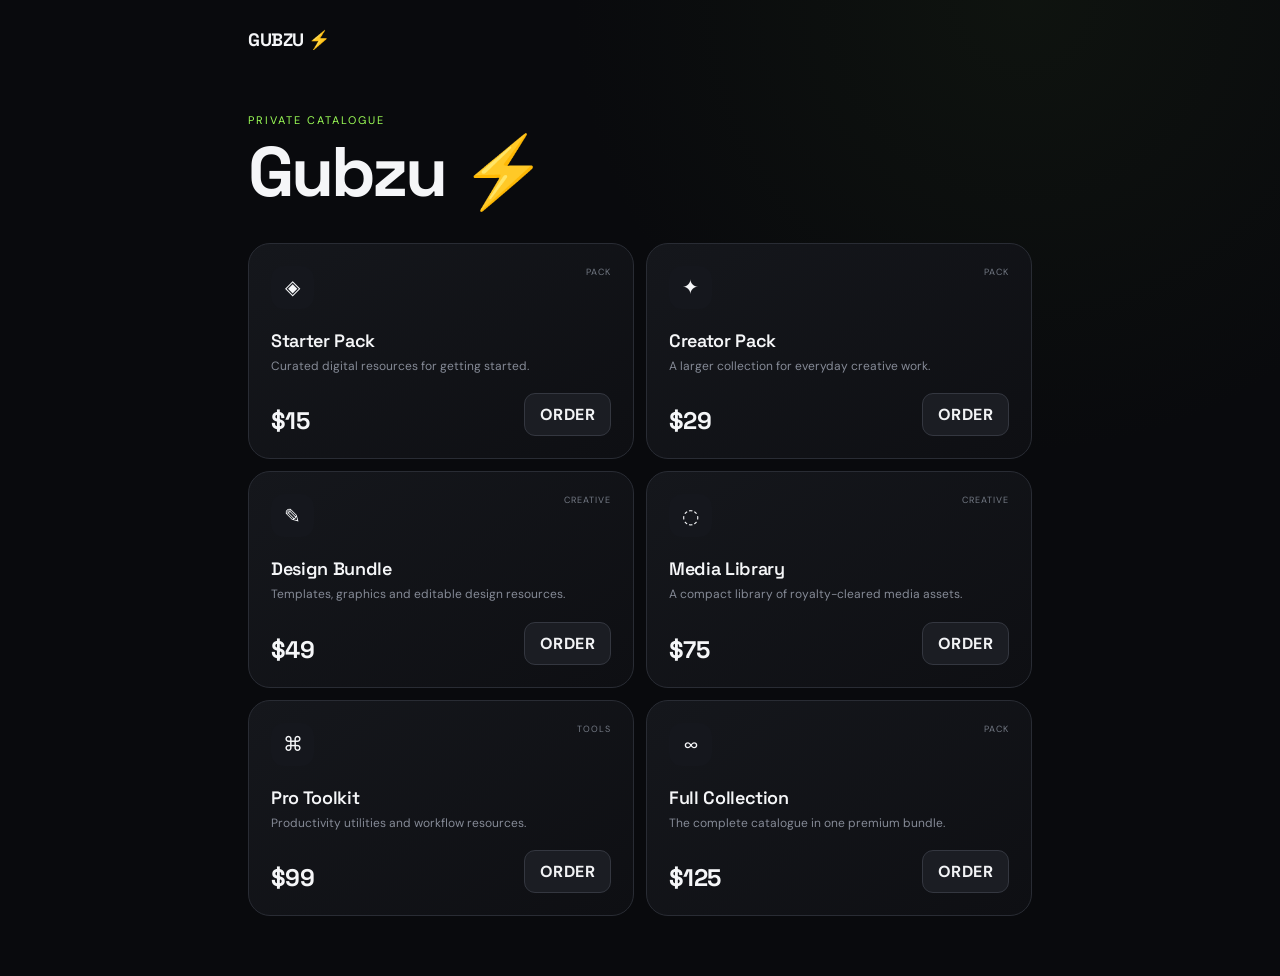
<file: index.html>
<!doctype html>
<html lang="en">
<head>
<meta charset="utf-8">
<meta name="viewport" content="width=device-width,initial-scale=1">
<title>Gubzu ⚡</title>
<style>
@import url('https://fonts.googleapis.com/css2?family=DM+Sans:wght@400;500;600;700&family=Space+Grotesk:wght@500;600;700&display=swap');
:root{--bg:#090a0d;--card:#111318;--card2:#15171d;--line:#242730;--text:#f5f6f8;--muted:#858a96;--accent:#9cff57}
*{box-sizing:border-box}html{scroll-behavior:smooth}body{margin:0;background:radial-gradient(circle at 80% 0,#273b1830,transparent 32%),var(--bg);color:var(--text);font-family:"DM Sans",sans-serif}
.wrap{max-width:820px;margin:auto;padding:28px 18px 60px}
nav{display:flex;justify-content:space-between;align-items:center;margin-bottom:62px}
.logo{font:700 18px "Space Grotesk";letter-spacing:-.5px}.logo b{color:var(--accent)}

.hero{margin-bottom:38px}.eyebrow{font-size:11px;letter-spacing:2px;color:var(--accent);text-transform:uppercase;margin-bottom:12px}
h1{font:700 clamp(40px,9vw,70px)/.94 "Space Grotesk";letter-spacing:-3px;margin:0;max-width:700px}.hero p{color:var(--muted);max-width:520px;font-size:15px;line-height:1.6;margin:20px 0 0}
.bar{display:flex;gap:8px;overflow:auto;padding-bottom:10px;margin-bottom:18px}.filter{white-space:nowrap;border:1px solid var(--line);background:#101217;color:#a9adb6;border-radius:999px;padding:9px 13px;font-size:12px;cursor:pointer}.filter.active{background:var(--accent);color:#0b0d09;border-color:var(--accent);font-weight:700}
.grid{display:grid;grid-template-columns:repeat(2,1fr);gap:12px}.product{background:linear-gradient(145deg,#15171c,#0e0f13);border:1px solid #292c34;border-radius:22px;padding:22px;min-height:215px;display:flex;flex-direction:column;justify-content:space-between;transition:.2s}.product:hover{transform:translateY(-2px);border-color:#3b404b}
.icon{width:43px;height:43px;border-radius:13px;background:var(--card2);display:grid;place-items:center;font-size:20px}.top{display:flex;justify-content:space-between;align-items:start}.tag{font-size:9px;letter-spacing:1px;color:#747a85;text-transform:uppercase}.name{font:600 18px "Space Grotesk";letter-spacing:-.35px;margin-top:20px}.desc{color:var(--muted);font-size:12px;line-height:1.45;margin-top:6px}.bottom{display:flex;align-items:end;justify-content:space-between;margin-top:18px}.price{font:700 24px "Space Grotesk";letter-spacing:-.7px}.unit{font-size:10px;color:#707580;margin-left:3px}.buy{display:inline-block;text-decoration:none;text-align:center;border:1px solid #343740;background:#1b1d23;color:#f2f3f5;font-weight:700;border-radius:11px;padding:10px 15px;cursor:pointer;letter-spacing:.4px;transition:.2s}.buy:hover{background:#f1f2f4;color:#08090b;border-color:#f1f2f4;transform:translateY(-1px)}
.checkout{margin-top:28px;border:1px solid var(--line);border-radius:20px;background:#101217;padding:20px}.checkout h2{font:600 20px "Space Grotesk";margin:0 0 7px}.checkout p{color:var(--muted);font-size:12px;margin:0 0 16px}.methods{display:flex;gap:8px;flex-wrap:wrap}.method{border:1px solid var(--line);background:#15171d;color:#b7bbc4;border-radius:10px;padding:9px 12px;font-size:12px}
footer{display:flex;justify-content:space-between;color:#555b66;font-size:10px;letter-spacing:1.5px;text-transform:uppercase;margin-top:28px}
@media(max-width:600px){.grid{grid-template-columns:1fr}.wrap{padding-top:20px}nav{margin-bottom:45px}}
</style>
</head>
<body>
<div class="wrap">
<nav><div class="logo">GUBZU <b>⚡</b></div></nav>

<section class="hero">
<div class="eyebrow">PRIVATE CATALOGUE</div>
<h1>Gubzu <span style="color:var(--accent)">⚡</span></h1>
</section>

<section class="grid" id="products">
<article class="product" data-cat="packs"><div><div class="top"><div class="icon">◈</div><span class="tag">PACK</span></div><div class="name">Starter Pack</div><div class="desc">Curated digital resources for getting started.</div></div><div class="bottom"><div class="price">$15</div><a class="buy" href="https://t.me/gupzu" target="_blank" rel="noopener noreferrer">ORDER</a></div></article>
<article class="product" data-cat="packs"><div><div class="top"><div class="icon">✦</div><span class="tag">PACK</span></div><div class="name">Creator Pack</div><div class="desc">A larger collection for everyday creative work.</div></div><div class="bottom"><div class="price">$29</div><a class="buy" href="https://t.me/gupzu" target="_blank" rel="noopener noreferrer">ORDER</a></div></article>
<article class="product" data-cat="creative"><div><div class="top"><div class="icon">✎</div><span class="tag">CREATIVE</span></div><div class="name">Design Bundle</div><div class="desc">Templates, graphics and editable design resources.</div></div><div class="bottom"><div class="price">$49</div><a class="buy" href="https://t.me/gupzu" target="_blank" rel="noopener noreferrer">ORDER</a></div></article>
<article class="product" data-cat="creative"><div><div class="top"><div class="icon">◌</div><span class="tag">CREATIVE</span></div><div class="name">Media Library</div><div class="desc">A compact library of royalty-cleared media assets.</div></div><div class="bottom"><div class="price">$75</div><a class="buy" href="https://t.me/gupzu" target="_blank" rel="noopener noreferrer">ORDER</a></div></article>
<article class="product" data-cat="tools"><div><div class="top"><div class="icon">⌘</div><span class="tag">TOOLS</span></div><div class="name">Pro Toolkit</div><div class="desc">Productivity utilities and workflow resources.</div></div><div class="bottom"><div class="price">$99</div><a class="buy" href="https://t.me/gupzu" target="_blank" rel="noopener noreferrer">ORDER</a></div></article>
<article class="product" data-cat="packs"><div><div class="top"><div class="icon">∞</div><span class="tag">PACK</span></div><div class="name">Full Collection</div><div class="desc">The complete catalogue in one premium bundle.</div></div><div class="bottom"><div class="price">$125</div><a class="buy" href="https://t.me/gupzu" target="_blank" rel="noopener noreferrer">ORDER</a></div></article>
</section>




</div>
<script>
function filterProducts(cat,btn){
 document.querySelectorAll('.filter').forEach(x=>x.classList.remove('active'));btn.classList.add('active');
 document.querySelectorAll('.product').forEach(x=>x.style.display=(cat==='all'||x.dataset.cat===cat)?'flex':'none');
}
function order(name){ window.location.href='https://t.me/gupzu'; }
</script>
</body>
</html>
</file>
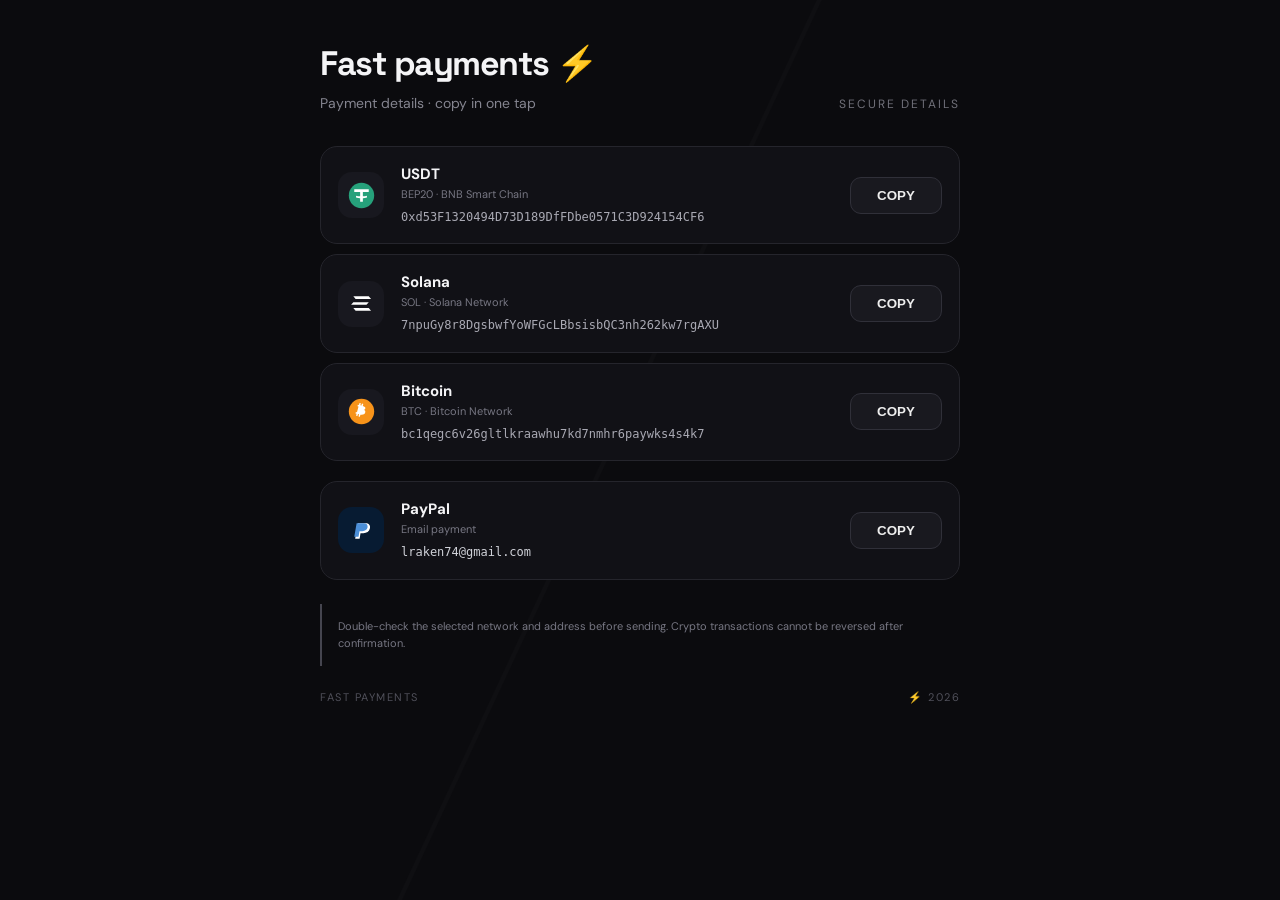
<file: fast-payments.html>
<!DOCTYPE html>
<html lang="en">
<head>
<meta charset="UTF-8">
<meta name="viewport" content="width=device-width,initial-scale=1">
<title>Fast payments ⚡️</title>
<style>
@import url('https://fonts.googleapis.com/css2?family=DM+Sans:wght@400;500;600;700&family=Space+Grotesk:wght@500;600;700&display=swap');
:root{--bg:#0b0b0e;--panel:#111116;--line:#25252c;--muted:#858590;--text:#f4f4f6}
*{box-sizing:border-box}body{margin:0;background:var(--bg);color:var(--text);font-family:"DM Sans",sans-serif}
body:before{content:"";position:fixed;inset:0;pointer-events:none;background:linear-gradient(115deg,transparent 0 48%,rgba(255,255,255,.018) 48.1% 48.3%,transparent 48.4%)}
.shell{max-width:680px;margin:auto;padding:42px 20px 50px}.head{display:flex;justify-content:space-between;align-items:flex-end;margin-bottom:34px}
h1{font:700 34px "Space Grotesk";letter-spacing:-1.5px;margin:0}.mark{font-size:12px;color:#707079;letter-spacing:2px;text-transform:uppercase}
.intro{color:#858590;font-size:14px;margin:9px 0 0}.grid{display:grid;gap:10px}
.item{position:relative;background:var(--panel);border:1px solid var(--line);border-radius:17px;padding:17px;display:grid;grid-template-columns:48px 1fr 92px;gap:15px;align-items:center;transition:.2s}
.item:hover{border-color:#3a3a44;transform:translateY(-1px)}.icon{width:46px;height:46px;border-radius:14px;display:grid;place-items:center;background:#18181f}
.icon svg{width:29px;height:29px}.name{font-weight:700;font-size:15px}.type{font-size:11px;color:#777783;margin-top:3px}
.addr{font:12px/1.45 ui-monospace,SFMono-Regular,Menlo,monospace;color:#a9a9b3;margin-top:8px;word-break:break-all}
.copy{border:1px solid #303039;background:#19191f;color:#eee;border-radius:11px;padding:10px 9px;font-weight:700;cursor:pointer}
.copy:hover{background:#24242c}.copy.ok{background:#163b31;border-color:#205b49;color:#83dfc1}
.paypal{margin-top:10px}.paypal .icon{background:#071b32}.paypal .addr{color:#d0d2d9}
.note{margin-top:24px;padding:14px 16px;border-left:2px solid #45454f;color:#777783;font-size:11px;line-height:1.55}
.foot{display:flex;justify-content:space-between;color:#50505a;font-size:11px;margin-top:24px;text-transform:uppercase;letter-spacing:1.5px}
@media(max-width:560px){.head{align-items:flex-start}.item{grid-template-columns:44px 1fr}.copy{grid-column:2;width:100%}.icon{width:44px;height:44px}.shell{padding-top:28px}h1{font-size:30px}}
</style>
</head>
<body>
<div class="shell">
  <header class="head">
    <div><h1>Fast payments ⚡️</h1><p class="intro">Payment details · copy in one tap</p></div>
    <div class="mark">secure details</div>
  </header>

  <section class="grid">
    <article class="item">
      <div class="icon">
        <!-- USDT / Tether -->
        <svg viewBox="0 0 32 32" aria-hidden="true"><circle cx="16" cy="16" r="14" fill="#26A17B"/><path d="M8 9h16v3h-6.5v11h-3V12H8z" fill="white"/><path d="M10 16.2c2 .9 10 .9 12 0v2c-2.1 1-9.9 1-12 0z" fill="white"/></svg>
      </div>
      <div><div class="name">USDT</div><div class="type">BEP20 · BNB Smart Chain</div><div class="addr">0xd53F1320494D73D189DfFDbe0571C3D924154CF6</div></div>
      <button class="copy" onclick="copyIt(this, \'0xd53F1320494D73D189DfFDbe0571C3D924154CF6\'); return false;">COPY</button>
    </article>

    <article class="item">
      <div class="icon">
        <!-- Solana -->
        <svg viewBox="0 0 32 32" aria-hidden="true"><path d="M7 8h17l2.5 3H9.5zM7 14.5h17l-2.5 3h-17zM7 21h17l2.5 3h-17z" fill="#fff"/></svg>
      </div>
      <div><div class="name">Solana</div><div class="type">SOL · Solana Network</div><div class="addr">7npuGy8r8DgsbwfYoWFGcLBbsisbQC3nh262kw7rgAXU</div></div>
      <button class="copy" onclick="copyIt(this, \'7npuGy8r8DgsbwfYoWFGcLBbsisbQC3nh262kw7rgAXU\'); return false;">COPY</button>
    </article>

    <article class="item">
      <div class="icon">
        <!-- Bitcoin -->
        <svg viewBox="0 0 32 32" aria-hidden="true"><circle cx="16" cy="16" r="14" fill="#F7931A"/><path d="M20.4 13.1c.2-1.7-1.1-2.6-3-3.2l.6-2.3-1.5-.4-.6 2.2-1.2-.3.6-2.2-1.5-.4-.6 2.3-1.2-.3-.5 1.6 1.2.3-1.7 6.4-1.2-.3-.4 1.6 1.2.3-.6 2.3 1.5.4.6-2.3 1.2.3-.6 2.3 1.5.4.6-2.3c2.5.4 4.4.1 5.2-2 .7-1.7-.1-2.7-1.6-3.3.9-.2 1.6-.9 1.7-1.9z" fill="white"/></svg>
      </div>
      <div><div class="name">Bitcoin</div><div class="type">BTC · Bitcoin Network</div><div class="addr">bc1qegc6v26gltlkraawhu7kd7nmhr6paywks4s4k7</div></div>
      <button class="copy" onclick="copyIt(this, \'bc1qegc6v26gltlkraawhu7kd7nmhr6paywks4s4k7\'); return false;">COPY</button>
    </article>

    <article class="item paypal">
      <div class="icon">
        <!-- PayPal -->
        <svg viewBox="0 0 32 32" aria-hidden="true"><path d="M9 25l3-17h8.2c4.2 0 5.8 2.3 5.1 5.6-.8 3.7-3.5 5.4-7.2 5.4h-3.2l-1 6z" fill="#fff"/><path d="M8 23l2.6-15H18c3.6 0 5.2 1.8 4.7 4.5-.5 2.8-2.7 4.2-5.8 4.2h-3.1l-1.1 6.3z" fill="#4b8fd8"/></svg>
      </div>
      <div><div class="name">PayPal</div><div class="type">Email payment</div><div class="addr">lraken74@gmail.com</div></div>
      <button class="copy" onclick="copyIt(this, \'lraken74@gmail.com\'); return false;">COPY</button>
    </article>
  </section>

  <div class="note">Double-check the selected network and address before sending. Crypto transactions cannot be reversed after confirmation.</div>
  <footer class="foot"><span>FAST PAYMENTS</span><span>⚡ 2026</span></footer>
</div>
<script>
function copyIt(button, text) {
  // Best path on HTTPS / localhost.
  if (navigator.clipboard && typeof navigator.clipboard.writeText === "function") {
    navigator.clipboard.writeText(text).then(function () {
      showCopied(button);
    }).catch(function () {
      fallbackCopy(button, text);
    });
    return;
  }
  fallbackCopy(button, text);
}

function fallbackCopy(button, text) {
  var input = document.createElement("input");
  input.type = "text";
  input.value = text;
  input.setAttribute("readonly", "readonly");
  input.style.position = "fixed";
  input.style.opacity = "0";
  input.style.pointerEvents = "none";
  document.body.appendChild(input);

  input.focus();
  input.select();
  input.setSelectionRange(0, input.value.length);

  var ok = false;
  try {
    ok = document.execCommand("copy");
  } catch (e) {}

  input.remove();

  if (ok) {
    showCopied(button);
  } else {
    // iOS/Safari file:// fallback: put the value into a temporary visible field
    // so the user can use the native Copy action.
    showManualCopy(button, text);
  }
}

function showCopied(button) {
  button.textContent = "COPIED ✓";
  button.classList.add("ok");
  setTimeout(function () {
    button.textContent = "COPY";
    button.classList.remove("ok");
  }, 1800);
}

function showManualCopy(button, text) {
  var old = button.textContent;
  button.textContent = "COPY BLOCKED";
  button.classList.add("ok");

  setTimeout(function () {
    button.textContent = old;
    button.classList.remove("ok");
  }, 1800);

  // Select the address itself, making the native iPhone "Copy" menu available.
  var addresses = document.querySelectorAll(".addr");
  for (var i = 0; i < addresses.length; i++) {
    if (addresses[i].textContent.trim() === text) {
      var range = document.createRange();
      range.selectNodeContents(addresses[i]);
      var selection = window.getSelection();
      selection.removeAllRanges();
      selection.addRange(range);
      break;
    }
  }
}
</script>
</body>
</html>
</file>
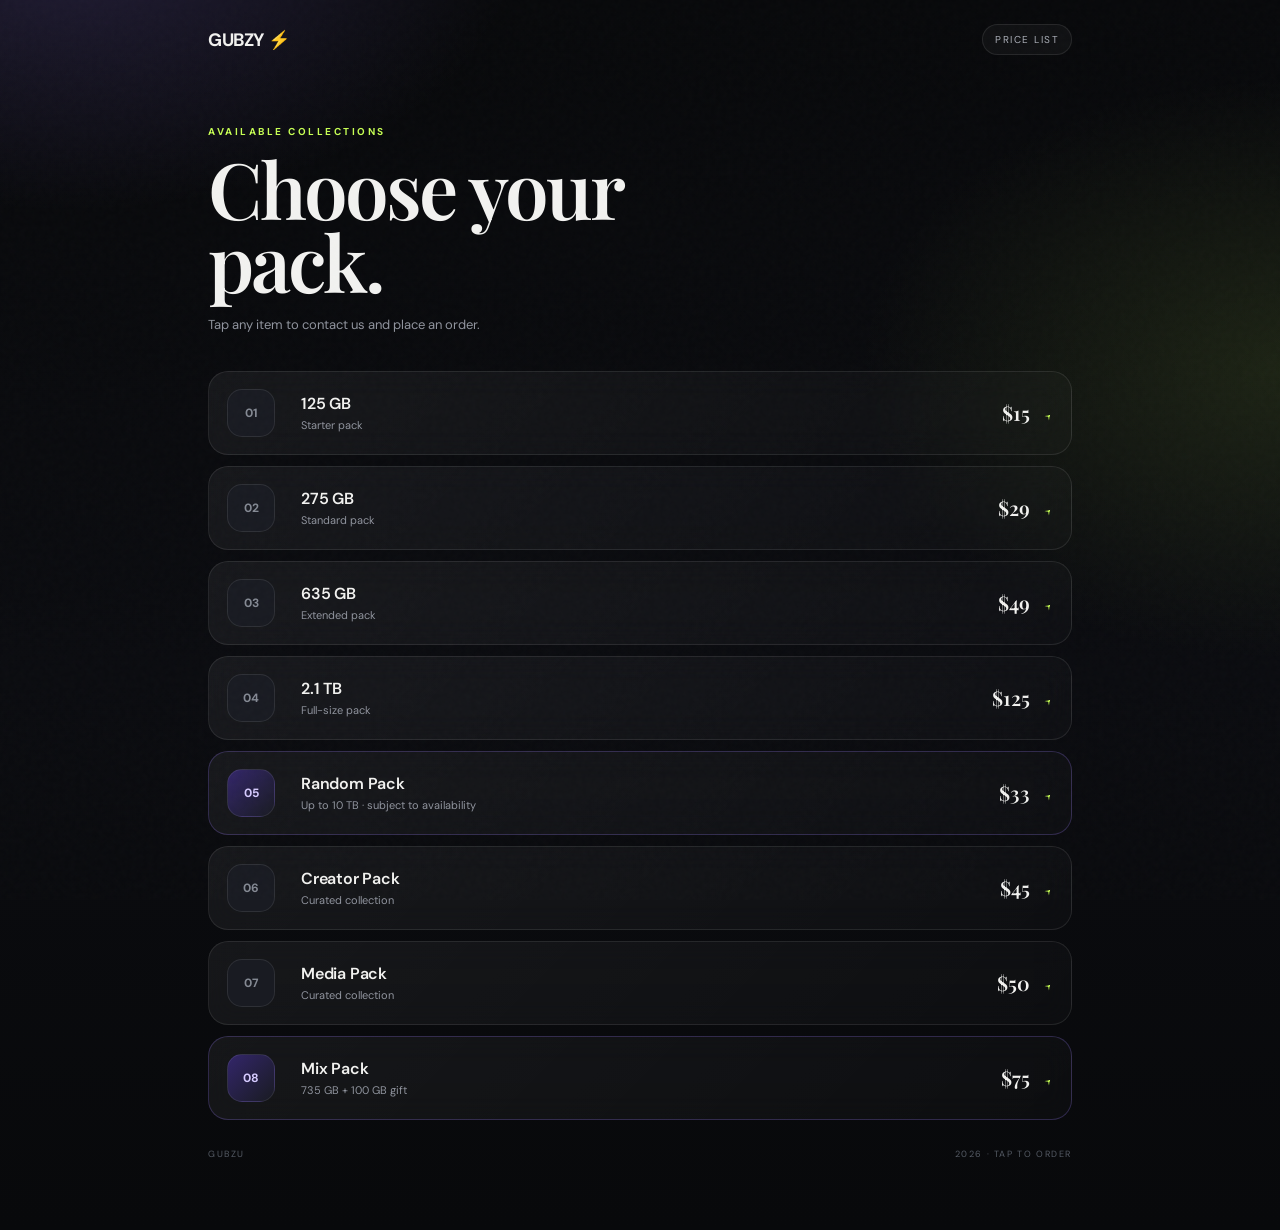
<file: price.html>
<!doctype html>
<html lang="en">
<head>
<meta charset="utf-8">
<meta name="viewport" content="width=device-width,initial-scale=1,viewport-fit=cover">
<title>Gubzu — Price List</title>
<style>
@import url('https://fonts.googleapis.com/css2?family=DM+Sans:wght@400;500;600;700&family=Playfair+Display:wght@500;600&display=swap');

:root{
  --bg:#08090b;
  --panel:#111318;
  --panel2:#151820;
  --line:rgba(255,255,255,.09);
  --text:#f2f2f0;
  --muted:#90949e;
  --lime:#c7ff54;
  --violet:#9b7cff;
}
*{box-sizing:border-box}
html{scroll-behavior:smooth}
body{
  margin:0;min-height:100vh;color:var(--text);
  font-family:"DM Sans",sans-serif;
  background:
    radial-gradient(700px 420px at 5% -5%,rgba(155,124,255,.18),transparent 65%),
    radial-gradient(650px 450px at 100% 30%,rgba(199,255,84,.10),transparent 65%),
    linear-gradient(180deg,#08090b,#0b0c10 55%,#08090b);
}
body:after{
  content:"";position:fixed;inset:0;pointer-events:none;opacity:.16;
  background-image:url("data:image/svg+xml,%3Csvg viewBox='0 0 180 180' xmlns='http://www.w3.org/2000/svg'%3E%3Cfilter id='n'%3E%3CfeTurbulence type='fractalNoise' baseFrequency='.9' numOctaves='3' stitchTiles='stitch'/%3E%3C/filter%3E%3Crect width='100%25' height='100%25' filter='url(%23n)' opacity='.12'/%3E%3C/svg%3E");
}
.wrap{width:min(900px,100%);margin:auto;padding:24px 18px 70px;position:relative}
.nav{display:flex;justify-content:space-between;align-items:center;margin-bottom:70px}
.logo{font:700 18px "DM Sans";letter-spacing:-.4px}.logo b{color:var(--lime)}
.badge{border:1px solid var(--line);background:rgba(255,255,255,.035);padding:8px 12px;border-radius:999px;color:#aaaeb7;font-size:10px;letter-spacing:1.5px}
.hero{margin-bottom:38px}
.kicker{color:var(--lime);font-size:10px;font-weight:700;letter-spacing:2.5px;margin-bottom:14px}
h1{font:600 clamp(45px,9vw,78px)/.94 "Playfair Display",serif;letter-spacing:-3px;margin:0}
.hero p{color:var(--muted);font-size:13px;margin:17px 0 0;max-width:500px}
.list{display:grid;gap:11px}
.item{
  display:grid;grid-template-columns:58px 1fr auto;align-items:center;gap:16px;
  text-decoration:none;color:inherit;padding:17px 18px;
  border:1px solid var(--line);border-radius:20px;
  background:linear-gradient(135deg,rgba(255,255,255,.055),rgba(255,255,255,.018));
  backdrop-filter:blur(14px);
  transition:.2s ease;
}
.item:hover{transform:translateY(-2px);border-color:rgba(199,255,84,.3);background:linear-gradient(135deg,rgba(199,255,84,.08),rgba(255,255,255,.025))}
.num{
  width:48px;height:48px;border-radius:15px;display:grid;place-items:center;
  background:#191b22;border:1px solid var(--line);color:#858a94;font-size:12px;font-weight:700;
}
.name{font-weight:600;font-size:16px;letter-spacing:-.2px}
.sub{color:var(--muted);font-size:11px;margin-top:4px}
.price{font:600 20px "Playfair Display";white-space:nowrap}
.arrow{font-size:14px;color:var(--lime);margin-left:8px}
.special{border-color:rgba(155,124,255,.24)}
.special .num{background:linear-gradient(135deg,#33266a,#191b22);color:#d6cbff}
.footer{display:flex;justify-content:space-between;margin-top:28px;color:#555b65;font-size:9px;letter-spacing:1.6px;text-transform:uppercase}
@media(max-width:560px){
  .wrap{padding:20px 14px 55px}.nav{margin-bottom:55px}
  .item{grid-template-columns:45px 1fr auto;padding:15px 13px;border-radius:17px;gap:11px}
  .num{width:43px;height:43px;border-radius:13px}
  .name{font-size:14px}.sub{font-size:10px}.price{font-size:18px}
  .arrow{display:none}.badge{font-size:9px;padding:7px 9px}
}
</style>
</head>
<body>
<main class="wrap">
  <nav class="nav">
    <div class="logo">GUBZY <b>⚡</b></div>
    <div class="badge">PRICE LIST</div>
  </nav>

  <header class="hero">
    <div class="kicker">AVAILABLE COLLECTIONS</div>
    <h1>Choose your<br>pack.</h1>
    <p>Tap any item to contact us and place an order.</p>
  </header>

  <section class="list">
    <a class="item" href="https://t.me/gupzy" target="_blank" rel="noopener">
      <div class="num">01</div><div><div class="name">125 GB</div><div class="sub">Starter pack</div></div>
      <div class="price">$15 <span class="arrow">↗</span></div>
    </a>
    <a class="item" href="https://t.me/gupzy" target="_blank" rel="noopener">
      <div class="num">02</div><div><div class="name">275 GB</div><div class="sub">Standard pack</div></div>
      <div class="price">$29 <span class="arrow">↗</span></div>
    </a>
    <a class="item" href="https://t.me/gupzy" target="_blank" rel="noopener">
      <div class="num">03</div><div><div class="name">635 GB</div><div class="sub">Extended pack</div></div>
      <div class="price">$49 <span class="arrow">↗</span></div>
    </a>
    <a class="item" href="https://t.me/gupzy" target="_blank" rel="noopener">
      <div class="num">04</div><div><div class="name">2.1 TB</div><div class="sub">Full-size pack</div></div>
      <div class="price">$125 <span class="arrow">↗</span></div>
    </a>
    <a class="item special" href="https://t.me/gupzy" target="_blank" rel="noopener">
      <div class="num">05</div><div><div class="name">Random Pack</div><div class="sub">Up to 10 TB · subject to availability</div></div>
      <div class="price">$33 <span class="arrow">↗</span></div>
    </a>
    <a class="item" href="https://t.me/gupzy" target="_blank" rel="noopener">
      <div class="num">06</div><div><div class="name">Creator Pack</div><div class="sub">Curated collection</div></div>
      <div class="price">$45 <span class="arrow">↗</span></div>
    </a>
    <a class="item" href="https://t.me/gupzu" target="_blank" rel="noopener">
      <div class="num">07</div><div><div class="name">Media Pack</div><div class="sub">Curated collection</div></div>
      <div class="price">$50 <span class="arrow">↗</span></div>
    </a>
    <a class="item special" href="https://t.me/gupzu" target="_blank" rel="noopener">
      <div class="num">08</div><div><div class="name">Mix Pack</div><div class="sub">735 GB + 100 GB gift</div></div>
      <div class="price">$75 <span class="arrow">↗</span></div>
    </a>
  </section>

  <footer class="footer"><span>GUBZU</span><span>2026 · TAP TO ORDER</span></footer>
</main>
</body>
</html>
</file>
